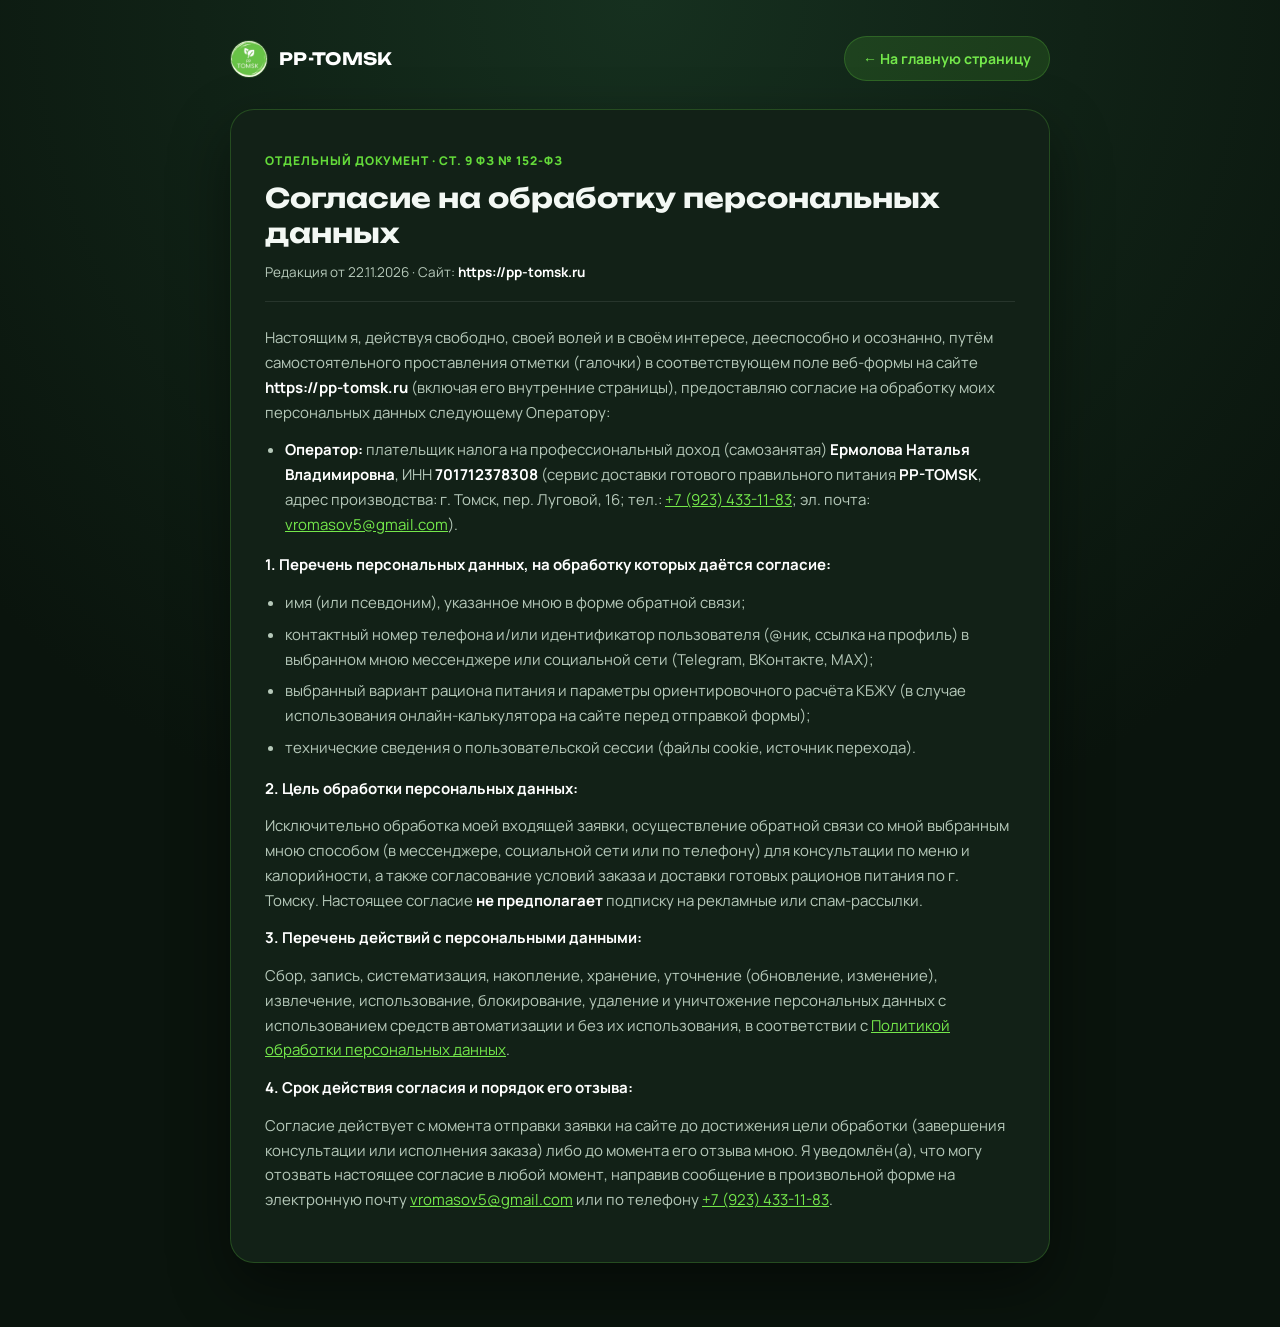
<file: consent.html>
<!DOCTYPE html>
<html lang="ru">
<head>
  <meta charset="UTF-8" />
  <meta name="viewport" content="width=device-width, initial-scale=1.0" />
  <title>Согласие на обработку персональных данных — PP-TOMSK</title>
  <meta name="description" content="Текст согласия посетителя сайта pp-tomsk.ru на обработку персональных данных в соответствии со ст. 9 Федерального закона № 152-ФЗ." />
  <meta name="robots" content="noindex, follow" />
  <link rel="canonical" href="https://pp-tomsk.ru/consent.html" />
  <meta name="theme-color" content="#0b100e" />
  <meta property="og:site_name" content="PP-TOMSK" />
  <meta name="application-name" content="PP-TOMSK" />
  <link rel="icon" type="image/png" sizes="48x48" href="https://pp-tomsk.ru/favicon-48.png" />
  <link rel="icon" type="image/png" sizes="96x96" href="https://pp-tomsk.ru/favicon-96.png" />
  <link rel="icon" type="image/png" sizes="192x192" href="https://pp-tomsk.ru/favicon-192.png" />
  <link rel="icon" type="image/png" sizes="120x120" href="https://pp-tomsk.ru/favicon-120.png" />
  <link rel="shortcut icon" href="https://pp-tomsk.ru/favicon.ico" />
  <link rel="icon" type="image/svg+xml" sizes="any" href="https://pp-tomsk.ru/favicon.svg" />
  <link rel="apple-touch-icon" sizes="192x192" href="https://pp-tomsk.ru/favicon-192.png" />
  <link rel="manifest" href="/site.webmanifest" />
  <link rel="preload" href="/fonts/manrope-cyrillic.woff2" as="font" type="font/woff2" crossorigin />
  <link rel="preload" href="/fonts/unbounded-cyrillic.woff2" as="font" type="font/woff2" crossorigin />
  <link rel="stylesheet" href="/fonts.css" />
  <style>
    :root {
      --bg-dark: #0a140d;
      --card-dark: #122117;
      --border-green: rgba(107, 226, 64, 0.22);
      --accent: #64db3a;
      --accent-hover: #74e84b;
      --text-main: #f3f8f4;
      --text-muted: #b6c9ba;
    }
    * { box-sizing: border-box; margin: 0; padding: 0; }
    html, body { overflow-x: clip; }
    body {
      font-family: 'Manrope', -apple-system, BlinkMacSystemFont, sans-serif;
      background: radial-gradient(circle at 50% 0%, #16301f 0%, var(--bg-dark) 60%);
      color: var(--text-main);
      line-height: 1.65;
      padding: 36px 18px 64px;
      min-height: 100vh;
    }
    .wrap { max-width: 820px; margin: 0 auto; }
    .top-bar {
      display: flex;
      align-items: center;
      justify-content: space-between;
      gap: 14px;
      flex-wrap: wrap;
      margin-bottom: 28px;
    }
    .brand {
      display: inline-flex;
      align-items: center;
      gap: 11px;
      text-decoration: none;
      color: #fff;
      font-family: 'Unbounded', sans-serif;
      font-weight: 700;
      font-size: 17px;
      letter-spacing: 0.02em;
    }
    .brand img {
      width: 38px;
      height: 38px;
      border-radius: 50%;
      border: 1px solid var(--border-green);
    }
    .back-btn {
      display: inline-flex;
      align-items: center;
      gap: 8px;
      padding: 10px 18px;
      border-radius: 999px;
      background: rgba(100, 219, 58, 0.14);
      border: 1px solid var(--border-green);
      color: var(--accent-hover);
      text-decoration: none;
      font-weight: 700;
      font-size: 14px;
      transition: background 0.2s ease, transform 0.2s ease;
    }
    .back-btn:hover {
      background: rgba(100, 219, 58, 0.24);
      transform: translateY(-1px);
    }
    .doc-card {
      background: var(--card-dark);
      border: 1px solid var(--border-green);
      border-radius: 24px;
      padding: 36px 34px;
      box-shadow: 0 24px 60px rgba(0, 0, 0, 0.45);
    }
    .kicker {
      display: inline-block;
      font-size: 12px;
      font-weight: 800;
      text-transform: uppercase;
      letter-spacing: 0.08em;
      color: var(--accent);
      margin-bottom: 10px;
    }
    h1 {
      font-family: 'Unbounded', sans-serif;
      font-size: clamp(20px, 3.2vw, 27px);
      line-height: 1.3;
      margin-bottom: 10px;
    }
    .updated {
      font-size: 13.5px;
      color: var(--text-muted);
      margin-bottom: 24px;
      padding-bottom: 18px;
      border-bottom: 1px solid rgba(255, 255, 255, 0.09);
    }
    p { font-size: 15px; color: var(--text-muted); margin-bottom: 13px; }
    ul { margin: 8px 0 16px 20px; color: var(--text-muted); font-size: 15px; }
    li { margin-bottom: 7px; }
    a { color: var(--accent-hover); }
    strong { color: #ffffff; }
    @media (max-width: 600px) {
      .doc-card { padding: 24px 20px; border-radius: 18px; }
      body { padding: 24px 14px 48px; }
    }
  </style>
</head>
<body>
  <div class="wrap">
    <div class="top-bar">
      <a href="/" class="brand">
        <img src="/logo.webp" alt="PP-TOMSK" />
        <span>PP-TOMSK</span>
      </a>
      <a href="/" class="back-btn">← На главную страницу</a>
    </div>

    <article class="doc-card">
      <span class="kicker">Отдельный документ · ст. 9 ФЗ № 152-ФЗ</span>
      <h1>Согласие на обработку персональных данных</h1>
      <div class="updated">Редакция от 22.11.2026 · Сайт: <strong>https://pp-tomsk.ru</strong></div>

      <p>Настоящим я, действуя свободно, своей волей и в своём интересе, дееспособно и осознанно, путём самостоятельного проставления отметки (галочки) в соответствующем поле веб-формы на сайте <strong>https://pp-tomsk.ru</strong> (включая его внутренние страницы), предоставляю согласие на обработку моих персональных данных следующему Оператору:</p>

      <ul>
        <li><strong>Оператор:</strong> плательщик налога на профессиональный доход (самозанятая) <strong>Ермолова Наталья Владимировна</strong>, ИНН <strong>701712378308</strong> (сервис доставки готового правильного питания <strong>PP-TOMSK</strong>, адрес производства: г. Томск, пер. Луговой, 16; тел.: <a href="tel:+79234331183">+7 (923) 433-11-83</a>; эл. почта: <a href="mailto:vromasov5@gmail.com">vromasov5@gmail.com</a>).</li>
      </ul>

      <p><strong>1. Перечень персональных данных, на обработку которых даётся согласие:</strong></p>
      <ul>
        <li>имя (или псевдоним), указанное мною в форме обратной связи;</li>
        <li>контактный номер телефона и/или идентификатор пользователя (@ник, ссылка на профиль) в выбранном мною мессенджере или социальной сети (Telegram, ВКонтакте, MAX);</li>
        <li>выбранный вариант рациона питания и параметры ориентировочного расчёта КБЖУ (в случае использования онлайн-калькулятора на сайте перед отправкой формы);</li>
        <li>технические сведения о пользовательской сессии (файлы cookie, источник перехода).</li>
      </ul>

      <p><strong>2. Цель обработки персональных данных:</strong></p>
      <p>Исключительно обработка моей входящей заявки, осуществление обратной связи со мной выбранным мною способом (в мессенджере, социальной сети или по телефону) для консультации по меню и калорийности, а также согласование условий заказа и доставки готовых рационов питания по г. Томску. Настоящее согласие <strong>не предполагает</strong> подписку на рекламные или спам-рассылки.</p>

      <p><strong>3. Перечень действий с персональными данными:</strong></p>
      <p>Сбор, запись, систематизация, накопление, хранение, уточнение (обновление, изменение), извлечение, использование, блокирование, удаление и уничтожение персональных данных с использованием средств автоматизации и без их использования, в соответствии с <a href="/privacy.html">Политикой обработки персональных данных</a>.</p>

      <p><strong>4. Срок действия согласия и порядок его отзыва:</strong></p>
      <p>Согласие действует с момента отправки заявки на сайте до достижения цели обработки (завершения консультации или исполнения заказа) либо до момента его отзыва мною. Я уведомлён(а), что могу отозвать настоящее согласие в любой момент, направив сообщение в произвольной форме на электронную почту <a href="mailto:vromasov5@gmail.com">vromasov5@gmail.com</a> или по телефону <a href="tel:+79234331183">+7 (923) 433-11-83</a>.</p>
    </article>
  </div>
</body>
</html>
</file>
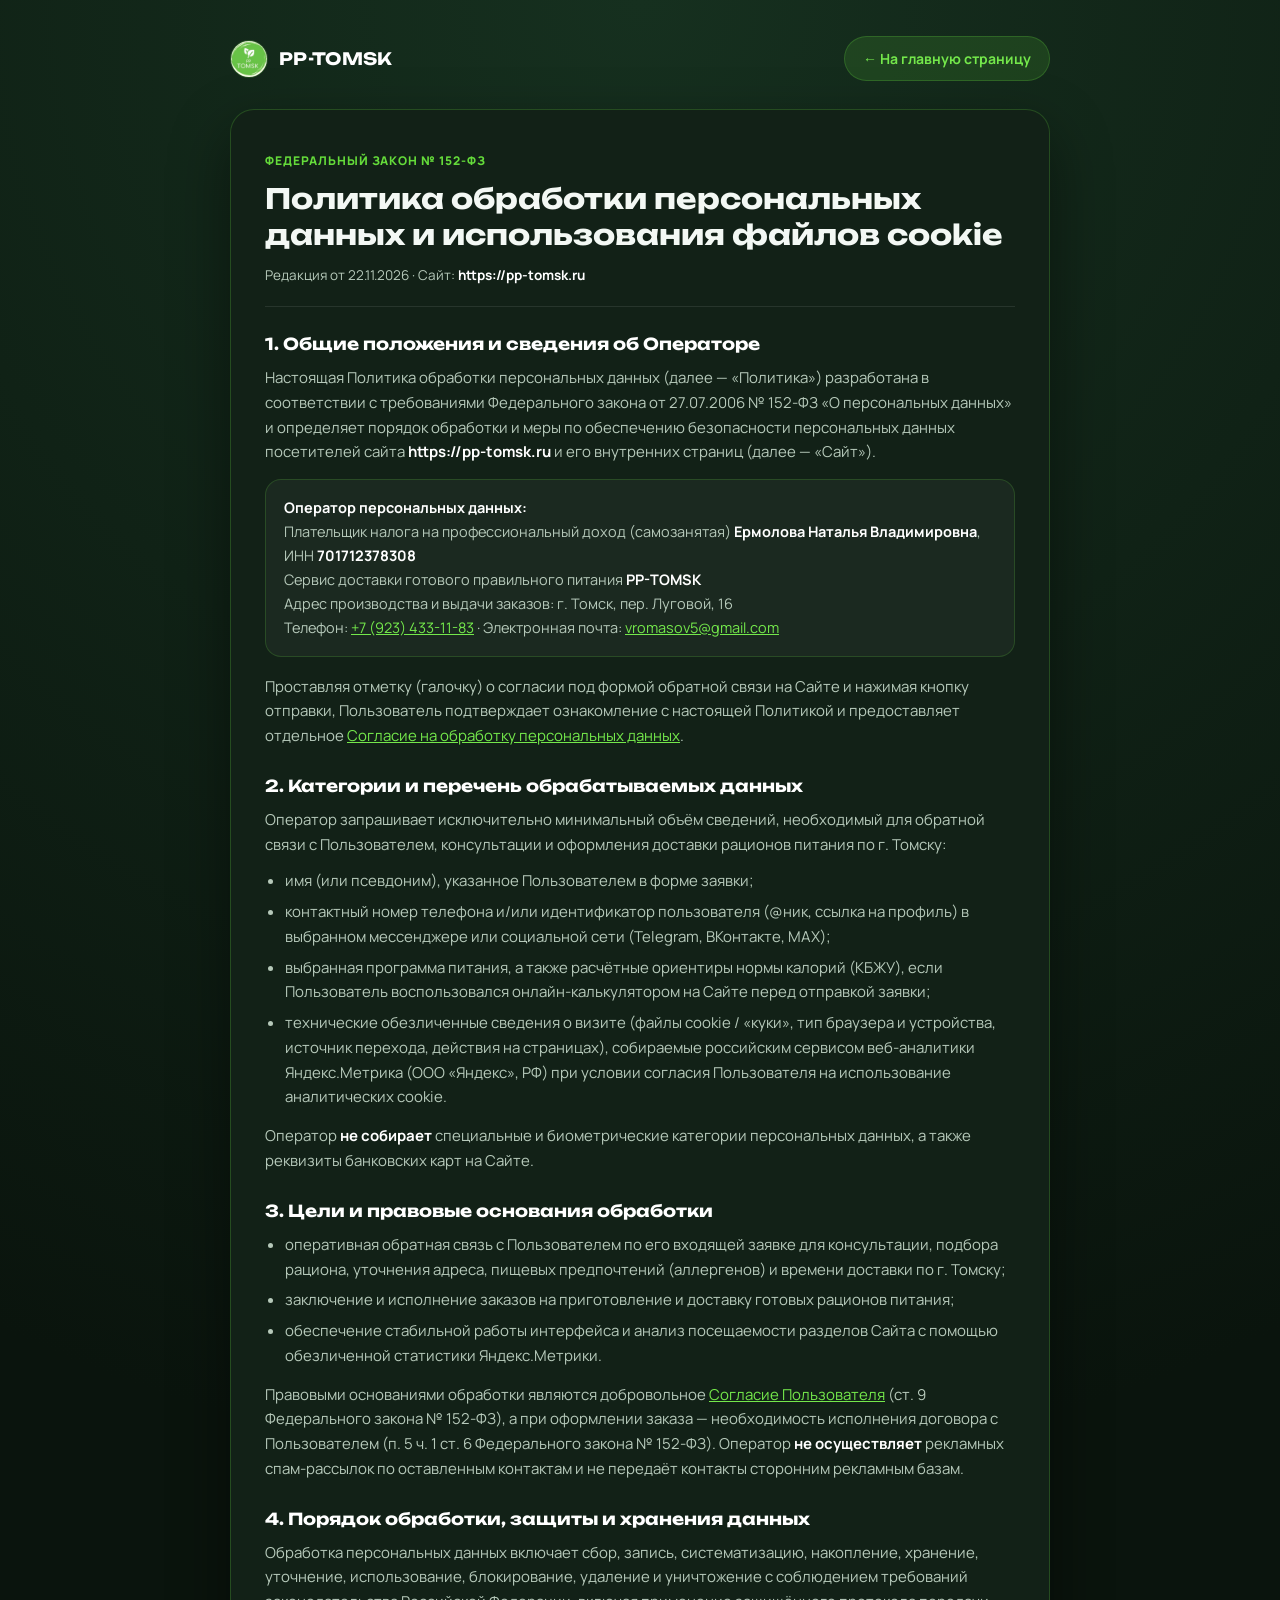
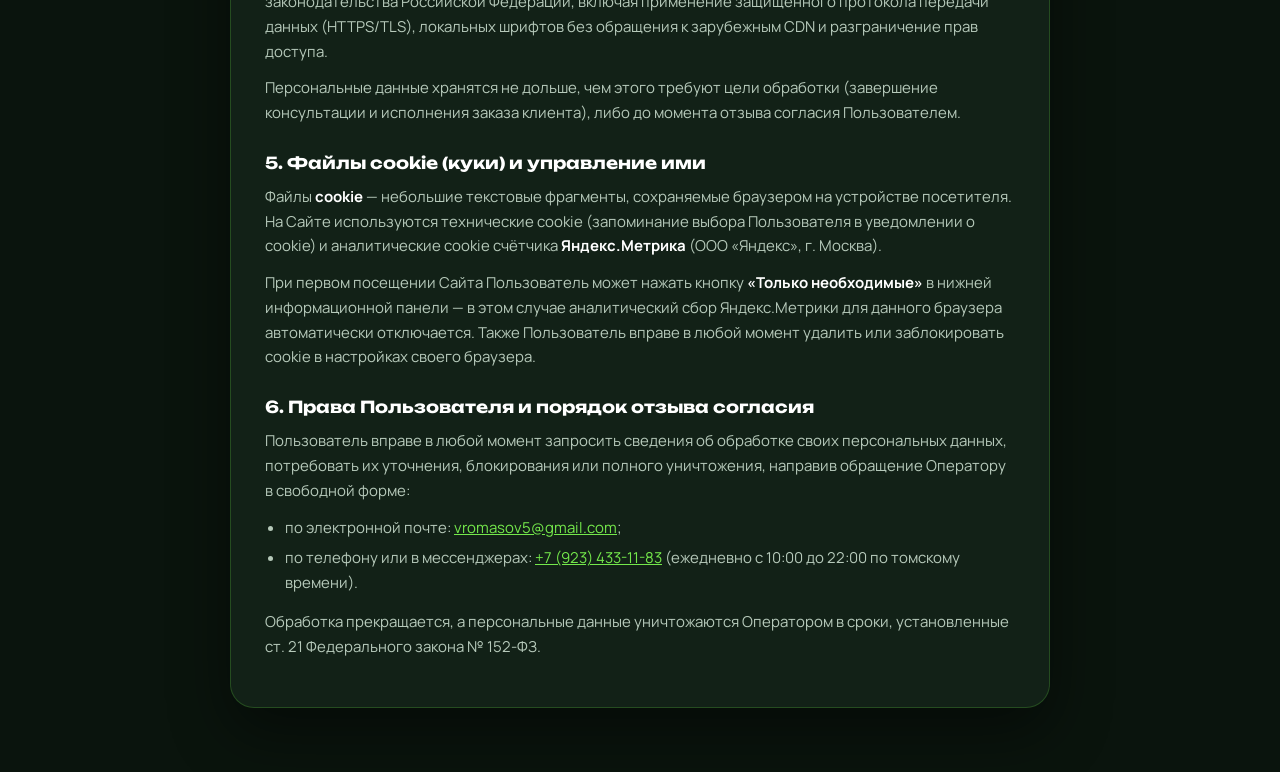
<file: privacy.html>
<!DOCTYPE html>
<html lang="ru">
<head>
  <meta charset="UTF-8" />
  <meta name="viewport" content="width=device-width, initial-scale=1.0" />
  <title>Политика обработки персональных данных — PP-TOMSK</title>
  <meta name="description" content="Политика конфиденциальности, обработки персональных данных (152-ФЗ) и использования файлов cookie на сайте сервиса доставки правильного питания PP-TOMSK (pp-tomsk.ru)." />
  <meta name="robots" content="noindex, follow" />
  <link rel="canonical" href="https://pp-tomsk.ru/privacy.html" />
  <meta name="theme-color" content="#0b100e" />
  <meta property="og:site_name" content="PP-TOMSK" />
  <meta name="application-name" content="PP-TOMSK" />
  <link rel="icon" type="image/png" sizes="48x48" href="https://pp-tomsk.ru/favicon-48.png" />
  <link rel="icon" type="image/png" sizes="96x96" href="https://pp-tomsk.ru/favicon-96.png" />
  <link rel="icon" type="image/png" sizes="192x192" href="https://pp-tomsk.ru/favicon-192.png" />
  <link rel="icon" type="image/png" sizes="120x120" href="https://pp-tomsk.ru/favicon-120.png" />
  <link rel="shortcut icon" href="https://pp-tomsk.ru/favicon.ico" />
  <link rel="icon" type="image/svg+xml" sizes="any" href="https://pp-tomsk.ru/favicon.svg" />
  <link rel="apple-touch-icon" sizes="192x192" href="https://pp-tomsk.ru/favicon-192.png" />
  <link rel="manifest" href="/site.webmanifest" />
  <link rel="preload" href="/fonts/manrope-cyrillic.woff2" as="font" type="font/woff2" crossorigin />
  <link rel="preload" href="/fonts/unbounded-cyrillic.woff2" as="font" type="font/woff2" crossorigin />
  <link rel="stylesheet" href="/fonts.css" />
  <style>
    :root {
      --bg-dark: #0a140d;
      --card-dark: #122117;
      --border-green: rgba(107, 226, 64, 0.22);
      --accent: #64db3a;
      --accent-hover: #74e84b;
      --text-main: #f3f8f4;
      --text-muted: #b6c9ba;
    }
    * { box-sizing: border-box; margin: 0; padding: 0; }
    html, body { overflow-x: clip; }
    body {
      font-family: 'Manrope', -apple-system, BlinkMacSystemFont, sans-serif;
      background: radial-gradient(circle at 50% 0%, #16301f 0%, var(--bg-dark) 60%);
      color: var(--text-main);
      line-height: 1.65;
      padding: 36px 18px 64px;
      min-height: 100vh;
    }
    .wrap { max-width: 820px; margin: 0 auto; }
    .top-bar {
      display: flex;
      align-items: center;
      justify-content: space-between;
      gap: 14px;
      flex-wrap: wrap;
      margin-bottom: 28px;
    }
    .brand {
      display: inline-flex;
      align-items: center;
      gap: 11px;
      text-decoration: none;
      color: #fff;
      font-family: 'Unbounded', sans-serif;
      font-weight: 700;
      font-size: 17px;
      letter-spacing: 0.02em;
    }
    .brand img {
      width: 38px;
      height: 38px;
      border-radius: 50%;
      border: 1px solid var(--border-green);
    }
    .back-btn {
      display: inline-flex;
      align-items: center;
      gap: 8px;
      padding: 10px 18px;
      border-radius: 999px;
      background: rgba(100, 219, 58, 0.14);
      border: 1px solid var(--border-green);
      color: var(--accent-hover);
      text-decoration: none;
      font-weight: 700;
      font-size: 14px;
      transition: background 0.2s ease, transform 0.2s ease;
    }
    .back-btn:hover {
      background: rgba(100, 219, 58, 0.24);
      transform: translateY(-1px);
    }
    .doc-card {
      background: var(--card-dark);
      border: 1px solid var(--border-green);
      border-radius: 24px;
      padding: 36px 34px;
      box-shadow: 0 24px 60px rgba(0, 0, 0, 0.45);
    }
    .kicker {
      display: inline-block;
      font-size: 12px;
      font-weight: 800;
      text-transform: uppercase;
      letter-spacing: 0.08em;
      color: var(--accent);
      margin-bottom: 10px;
    }
    h1 {
      font-family: 'Unbounded', sans-serif;
      font-size: clamp(20px, 3.2vw, 28px);
      line-height: 1.3;
      margin-bottom: 10px;
    }
    .updated {
      font-size: 13.5px;
      color: var(--text-muted);
      margin-bottom: 26px;
      padding-bottom: 20px;
      border-bottom: 1px solid rgba(255, 255, 255, 0.09);
    }
    h2 {
      font-family: 'Unbounded', sans-serif;
      font-size: 16.5px;
      color: #ffffff;
      margin: 26px 0 10px;
      line-height: 1.4;
    }
    p { font-size: 15px; color: var(--text-muted); margin-bottom: 12px; }
    ul { margin: 8px 0 14px 20px; color: var(--text-muted); font-size: 15px; }
    li { margin-bottom: 6px; }
    a { color: var(--accent-hover); }
    strong { color: #ffffff; }
    .operator-box {
      background: rgba(255, 255, 255, 0.04);
      border: 1px solid rgba(107, 226, 64, 0.18);
      border-radius: 16px;
      padding: 16px 18px;
      margin: 14px 0 18px;
      font-size: 14.5px;
      color: var(--text-muted);
    }
    @media (max-width: 600px) {
      .doc-card { padding: 24px 20px; border-radius: 18px; }
      body { padding: 24px 14px 48px; }
    }
  </style>
</head>
<body>
  <div class="wrap">
    <div class="top-bar">
      <a href="/" class="brand">
        <img src="/logo.webp" alt="PP-TOMSK" />
        <span>PP-TOMSK</span>
      </a>
      <a href="/" class="back-btn">← На главную страницу</a>
    </div>

    <article class="doc-card">
      <span class="kicker">Федеральный закон № 152-ФЗ</span>
      <h1>Политика обработки персональных данных и использования файлов cookie</h1>
      <div class="updated">Редакция от 22.11.2026 · Сайт: <strong>https://pp-tomsk.ru</strong></div>

      <h2>1. Общие положения и сведения об Операторе</h2>
      <p>Настоящая Политика обработки персональных данных (далее — «Политика») разработана в соответствии с требованиями Федерального закона от 27.07.2006 № 152-ФЗ «О персональных данных» и определяет порядок обработки и меры по обеспечению безопасности персональных данных посетителей сайта <strong>https://pp-tomsk.ru</strong> и его внутренних страниц (далее — «Сайт»).</p>
      <div class="operator-box">
        <strong>Оператор персональных данных:</strong><br />
        Плательщик налога на профессиональный доход (самозанятая) <strong>Ермолова Наталья Владимировна</strong>, ИНН <strong>701712378308</strong><br />
        Сервис доставки готового правильного питания <strong>PP-TOMSK</strong><br />
        Адрес производства и выдачи заказов: г. Томск, пер. Луговой, 16<br />
        Телефон: <a href="tel:+79234331183">+7 (923) 433-11-83</a> · Электронная почта: <a href="mailto:vromasov5@gmail.com">vromasov5@gmail.com</a>
      </div>
      <p>Проставляя отметку (галочку) о согласии под формой обратной связи на Сайте и нажимая кнопку отправки, Пользователь подтверждает ознакомление с настоящей Политикой и предоставляет отдельное <a href="/consent.html">Согласие на обработку персональных данных</a>.</p>

      <h2>2. Категории и перечень обрабатываемых данных</h2>
      <p>Оператор запрашивает исключительно минимальный объём сведений, необходимый для обратной связи с Пользователем, консультации и оформления доставки рационов питания по г. Томску:</p>
      <ul>
        <li>имя (или псевдоним), указанное Пользователем в форме заявки;</li>
        <li>контактный номер телефона и/или идентификатор пользователя (@ник, ссылка на профиль) в выбранном мессенджере или социальной сети (Telegram, ВКонтакте, MAX);</li>
        <li>выбранная программа питания, а также расчётные ориентиры нормы калорий (КБЖУ), если Пользователь воспользовался онлайн-калькулятором на Сайте перед отправкой заявки;</li>
        <li>технические обезличенные сведения о визите (файлы cookie / «куки», тип браузера и устройства, источник перехода, действия на страницах), собираемые российским сервисом веб-аналитики Яндекс.Метрика (ООО «Яндекс», РФ) при условии согласия Пользователя на использование аналитических cookie.</li>
      </ul>
      <p>Оператор <strong>не собирает</strong> специальные и биометрические категории персональных данных, а также реквизиты банковских карт на Сайте.</p>

      <h2>3. Цели и правовые основания обработки</h2>
      <ul>
        <li>оперативная обратная связь с Пользователем по его входящей заявке для консультации, подбора рациона, уточнения адреса, пищевых предпочтений (аллергенов) и времени доставки по г. Томску;</li>
        <li>заключение и исполнение заказов на приготовление и доставку готовых рационов питания;</li>
        <li>обеспечение стабильной работы интерфейса и анализ посещаемости разделов Сайта с помощью обезличенной статистики Яндекс.Метрики.</li>
      </ul>
      <p>Правовыми основаниями обработки являются добровольное <a href="/consent.html">Согласие Пользователя</a> (ст. 9 Федерального закона № 152-ФЗ), а при оформлении заказа — необходимость исполнения договора с Пользователем (п. 5 ч. 1 ст. 6 Федерального закона № 152-ФЗ). Оператор <strong>не осуществляет</strong> рекламных спам-рассылок по оставленным контактам и не передаёт контакты сторонним рекламным базам.</p>

      <h2>4. Порядок обработки, защиты и хранения данных</h2>
      <p>Обработка персональных данных включает сбор, запись, систематизацию, накопление, хранение, уточнение, использование, блокирование, удаление и уничтожение с соблюдением требований законодательства Российской Федерации, включая применение защищённого протокола передачи данных (HTTPS/TLS), локальных шрифтов без обращения к зарубежным CDN и разграничение прав доступа.</p>
      <p>Персональные данные хранятся не дольше, чем этого требуют цели обработки (завершение консультации и исполнения заказа клиента), либо до момента отзыва согласия Пользователем.</p>

      <h2>5. Файлы cookie (куки) и управление ими</h2>
      <p>Файлы <strong>cookie</strong> — небольшие текстовые фрагменты, сохраняемые браузером на устройстве посетителя. На Сайте используются технические cookie (запоминание выбора Пользователя в уведомлении о cookie) и аналитические cookie счётчика <strong>Яндекс.Метрика</strong> (ООО «Яндекс», г. Москва).</p>
      <p>При первом посещении Сайта Пользователь может нажать кнопку <strong>«Только необходимые»</strong> в нижней информационной панели — в этом случае аналитический сбор Яндекс.Метрики для данного браузера автоматически отключается. Также Пользователь вправе в любой момент удалить или заблокировать cookie в настройках своего браузера.</p>

      <h2>6. Права Пользователя и порядок отзыва согласия</h2>
      <p>Пользователь вправе в любой момент запросить сведения об обработке своих персональных данных, потребовать их уточнения, блокирования или полного уничтожения, направив обращение Оператору в свободной форме:</p>
      <ul>
        <li>по электронной почте: <a href="mailto:vromasov5@gmail.com">vromasov5@gmail.com</a>;</li>
        <li>по телефону или в мессенджерах: <a href="tel:+79234331183">+7 (923) 433-11-83</a> (ежедневно с 10:00 до 22:00 по томскому времени).</li>
      </ul>
      <p>Обработка прекращается, а персональные данные уничтожаются Оператором в сроки, установленные ст. 21 Федерального закона № 152-ФЗ.</p>
    </article>
  </div>
</body>
</html>
</file>
<file: fonts.css>
/* Local self-hosted variable fonts (Manrope 400..800 & Unbounded 500..700) — 152-ФЗ compliant, zero external requests */

@font-face {
  font-family: 'Manrope';
  font-style: normal;
  font-weight: 400 800;
  font-display: swap;
  src: url('/fonts/manrope-cyrillic-ext.woff2') format('woff2');
  unicode-range: U+0460-052F, U+1C80-1C8A, U+20B4, U+2DE0-2DFF, U+A640-A69F, U+FE2E-FE2F;
}

@font-face {
  font-family: 'Manrope';
  font-style: normal;
  font-weight: 400 800;
  font-display: swap;
  src: url('/fonts/manrope-cyrillic.woff2') format('woff2');
  unicode-range: U+0301, U+0400-045F, U+0490-0491, U+04B0-04B1, U+2116;
}

@font-face {
  font-family: 'Manrope';
  font-style: normal;
  font-weight: 400 800;
  font-display: swap;
  src: url('/fonts/manrope-latin-ext.woff2') format('woff2');
  unicode-range: U+0100-02BA, U+02BD-02C5, U+02C7-02CC, U+02CE-02D7, U+02DD-02FF, U+0304, U+0308, U+0329, U+1D00-1DBF, U+1E00-1E9F, U+1EF2-1EFF, U+2020, U+20A0-20AB, U+20AD-20C4, U+2113, U+2C60-2C7F, U+A720-A7FF;
}

@font-face {
  font-family: 'Manrope';
  font-style: normal;
  font-weight: 400 800;
  font-display: swap;
  src: url('/fonts/manrope-latin.woff2') format('woff2');
  unicode-range: U+0000-00FF, U+0131, U+0152-0153, U+02BB-02BC, U+02C6, U+02DA, U+02DC, U+0304, U+0308, U+0329, U+2000-206F, U+20AC, U+2122, U+2191, U+2193, U+2212, U+2215, U+FEFF, U+FFFD;
}

@font-face {
  font-family: 'Unbounded';
  font-style: normal;
  font-weight: 500 700;
  font-display: swap;
  src: url('/fonts/unbounded-cyrillic-ext.woff2') format('woff2');
  unicode-range: U+0460-052F, U+1C80-1C8A, U+20B4, U+2DE0-2DFF, U+A640-A69F, U+FE2E-FE2F;
}

@font-face {
  font-family: 'Unbounded';
  font-style: normal;
  font-weight: 500 700;
  font-display: swap;
  src: url('/fonts/unbounded-cyrillic.woff2') format('woff2');
  unicode-range: U+0301, U+0400-045F, U+0490-0491, U+04B0-04B1, U+2116;
}

@font-face {
  font-family: 'Unbounded';
  font-style: normal;
  font-weight: 500 700;
  font-display: swap;
  src: url('/fonts/unbounded-latin-ext.woff2') format('woff2');
  unicode-range: U+0100-02BA, U+02BD-02C5, U+02C7-02CC, U+02CE-02D7, U+02DD-02FF, U+0304, U+0308, U+0329, U+1D00-1DBF, U+1E00-1E9F, U+1EF2-1EFF, U+2020, U+20A0-20AB, U+20AD-20C4, U+2113, U+2C60-2C7F, U+A720-A7FF;
}

@font-face {
  font-family: 'Unbounded';
  font-style: normal;
  font-weight: 500 700;
  font-display: swap;
  src: url('/fonts/unbounded-latin.woff2') format('woff2');
  unicode-range: U+0000-00FF, U+0131, U+0152-0153, U+02BB-02BC, U+02C6, U+02DA, U+02DC, U+0304, U+0308, U+0329, U+2000-206F, U+20AC, U+2122, U+2191, U+2193, U+2212, U+2215, U+FEFF, U+FFFD;
}
</file>
